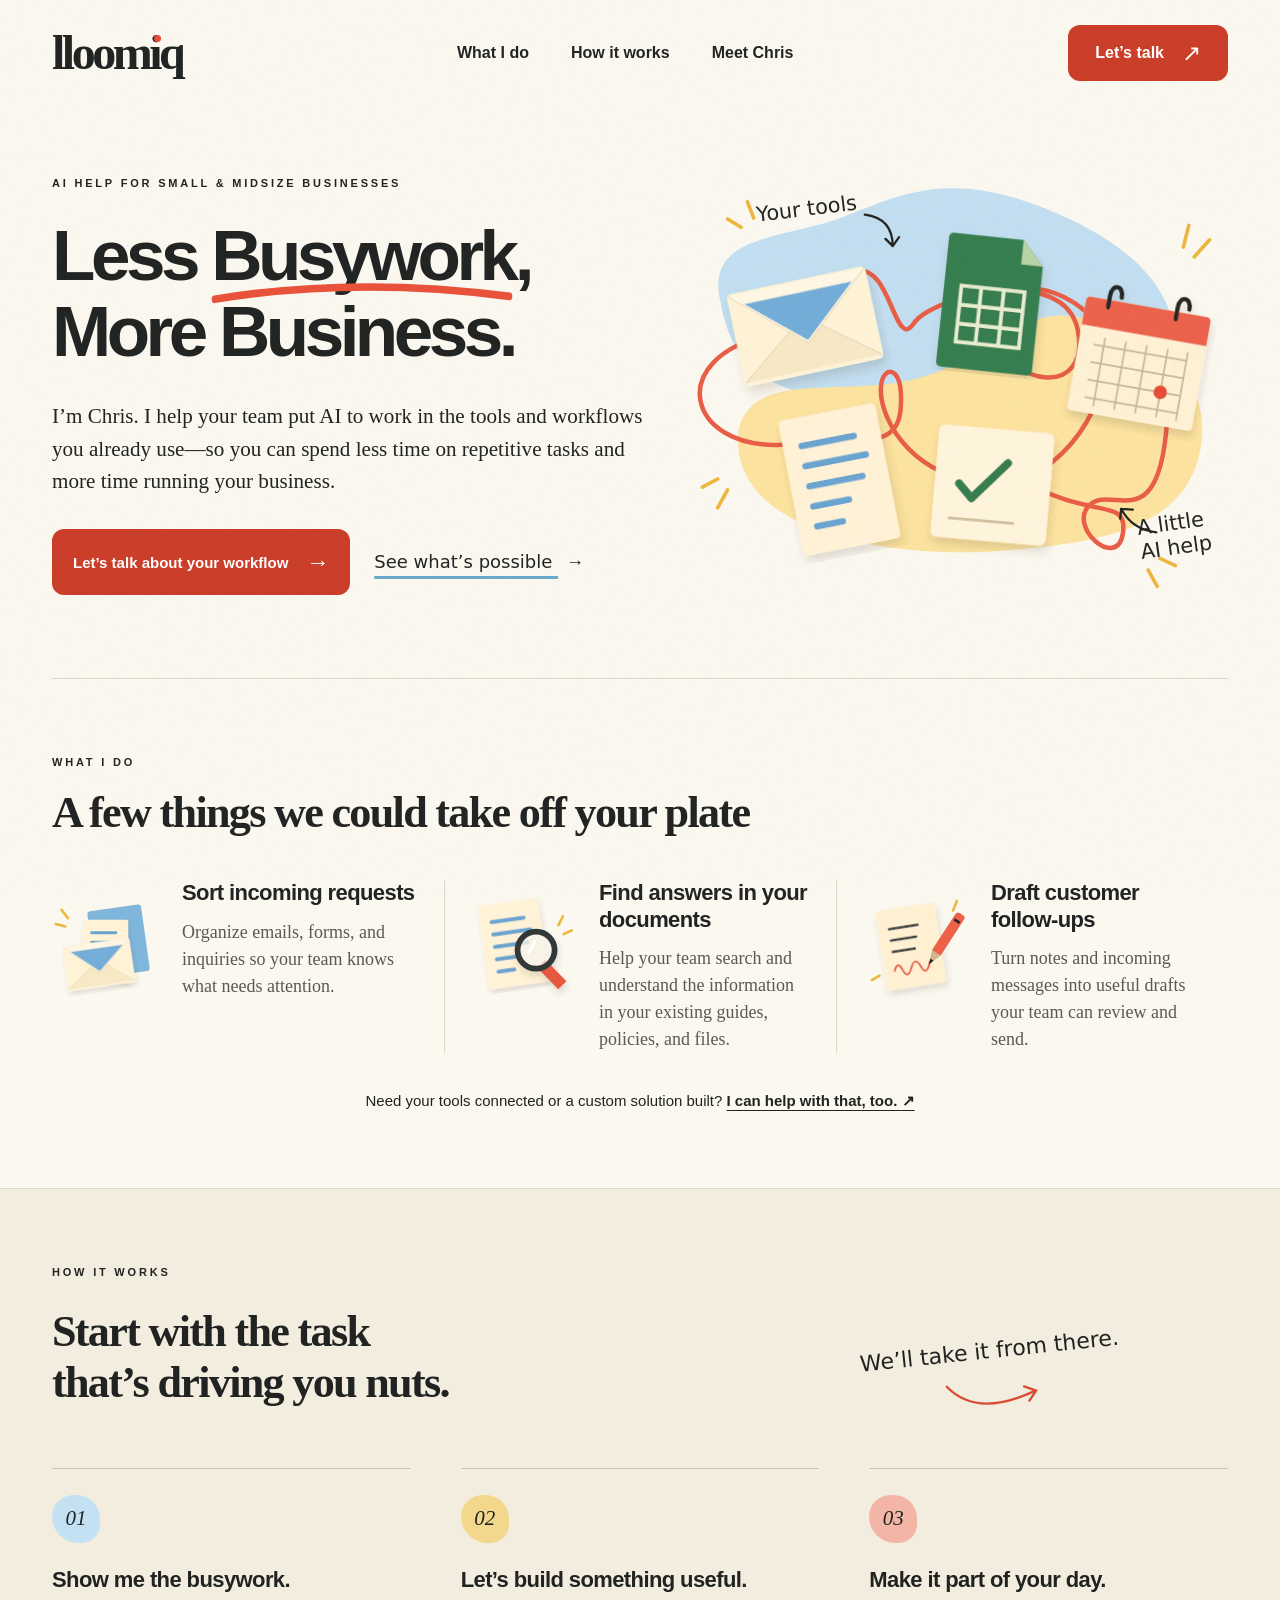
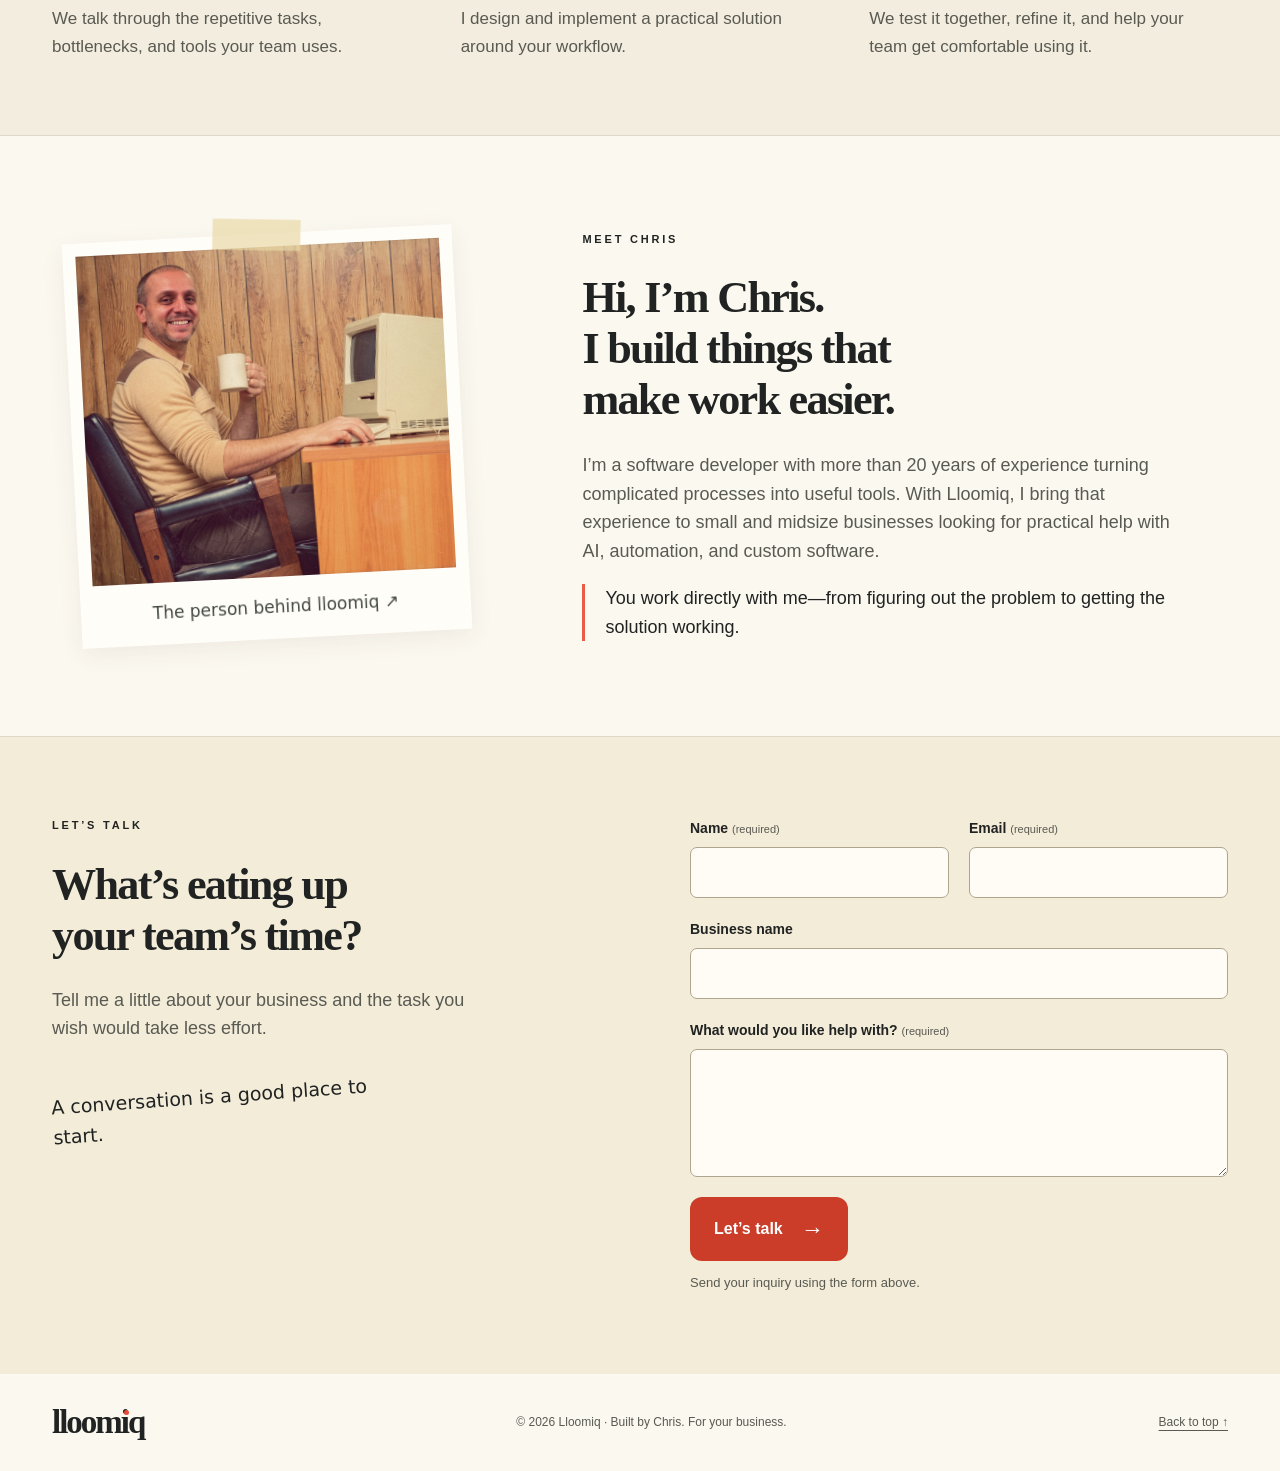
<file: public/index.html>
<!doctype html>
<html lang="en">
<head>
<meta charset="utf-8"><meta name="viewport" content="width=device-width, initial-scale=1">
<meta name="description" content="I’m Chris. I help small and midsize businesses put AI to work in everyday workflows, with practical automation and custom software.">
<meta name="theme-color" content="#fbf8f0"><meta property="og:title" content="Lloomiq — Less Busywork, More Business."><meta property="og:description" content="Practical AI implementation, automation, and custom software. Work directly with Chris."><meta property="og:type" content="website">
<title>Lloomiq — Less Busywork, More Business.</title><link rel="icon" href="favicon.svg" type="image/svg+xml"><link rel="stylesheet" href="assets/css/styles.css">
</head>
<body id="top">
<a class="skip-link" href="#main">Skip to content</a>
<svg class="svg-definitions" xmlns="http://www.w3.org/2000/svg" aria-hidden="true"><defs>
<filter id="paper-shadow" x="-30%" y="-30%" width="160%" height="170%"><feDropShadow dx="2" dy="7" stdDeviation="5" flood-color="#51402d" flood-opacity=".16"/></filter>
<filter id="paper-grain"><feTurbulence type="fractalNoise" baseFrequency=".65" numOctaves="3" stitchTiles="stitch"/><feColorMatrix type="saturate" values="0"/><feComponentTransfer><feFuncA type="linear" slope=".09"/></feComponentTransfer><feComposite in2="SourceAlpha" operator="in"/><feBlend in="SourceGraphic" mode="multiply"/></filter>
<symbol id="envelope" viewBox="0 0 160 120"><g filter="url(#paper-shadow)"><rect x="8" y="12" width="144" height="96" rx="5" fill="#fff3d7"/><path d="M9 104 80 49l71 55" fill="#f7e8c6" stroke="#e2d1ad"/><path d="m9 14 71 63 71-63" fill="#fff7e4"/><path d="m24 25 56 49 56-49Z" fill="#73add8"/><path d="m9 14 71 63 71-63" fill="none" stroke="#e2d1ad"/></g></symbol>
<symbol id="document" viewBox="0 0 130 165"><g filter="url(#paper-shadow)"><rect x="12" y="8" width="106" height="148" rx="5" fill="#fff2d7"/><g stroke="#6aa4d0" stroke-width="7" stroke-linecap="round"><path d="M32 39h57M32 61h66M32 83h58M32 105h39M32 127h28"/></g></g></symbol>
<symbol id="spreadsheet" viewBox="0 0 130 160"><g filter="url(#paper-shadow)"><path d="M15 8h77l24 27v116a5 5 0 0 1-5 5H15a5 5 0 0 1-5-5V13a5 5 0 0 1 5-5" fill="#367d50"/><path d="M92 8v27h24" fill="#b9d3a6"/><g stroke="#e8eed0" stroke-width="4" fill="none"><path d="M29 65h70v62H29zM29 86h70M29 107h70M51 65v62M76 65v62"/></g></g></symbol>
<symbol id="calendar" viewBox="0 0 165 165"><g filter="url(#paper-shadow)"><rect x="8" y="22" width="149" height="136" rx="5" fill="#fff1d5"/><path d="M13 22h139a5 5 0 0 1 5 5v29H8V27a5 5 0 0 1 5-5" fill="#ec624c"/><g fill="none" stroke="#222522" stroke-width="5" stroke-linecap="round"><path d="M35 31V17c0-15 14-15 14 0M116 31V17c0-15 14-15 14 0"/></g><g stroke="#c5b69b" stroke-width="2"><path d="M26 77h111M26 98h111M26 119h111M26 140h111M38 67v82M63 67v82M88 67v82M113 67v82M137 67v82"/></g><circle cx="113" cy="119" r="8" fill="#e64c36"/></g></symbol>
</defs></svg>
<header class="site-header wrap">
<a class="wordmark" href="#top" aria-label="Lloomiq home">lloom<span class="logo-i">i</span>q</a>
<nav aria-label="Main navigation"><a href="#what-i-do">What I do</a><a href="#how-it-works">How it works</a><a href="#meet-chris">Meet Chris</a></nav>
<a class="button nav-cta" href="#contact">Let’s talk <span aria-hidden="true">↗</span></a>
</header>
<main id="main">
<section class="hero wrap" aria-labelledby="hero-title">
<div class="hero-copy"><p class="eyebrow">AI help for small &amp; midsize businesses</p>
<h1 id="hero-title">Less <span class="underlined">Busywork<svg viewBox="0 0 420 25" preserveAspectRatio="none" aria-hidden="true"><path d="M5 18Q200-6 413 15"/></svg></span>,<br>More Business.</h1>
<p class="hero-intro">I’m Chris. I help your team put AI to work in the tools and workflows you already use—so you can spend less time on repetitive tasks and more time running your business.</p>
<div class="hero-actions"><a class="button" href="#contact">Let’s talk about your workflow <span aria-hidden="true">→</span></a><a class="hand-link" href="#what-i-do">See what’s possible <span aria-hidden="true">→</span></a></div></div>
<div class="hero-art"><svg viewBox="0 0 620 490" role="img" aria-labelledby="workflow-title"><title id="workflow-title">Email, spreadsheets, documents, and a calendar connected by a looping coral line.</title>
<path d="M58 152C40 76 132 84 196 58S316 7 422 51 574 151 561 235 433 306 313 278 80 282 58 152" fill="#c4e1f3" filter="url(#paper-grain)"/>
<path d="M78 295c17-72 125-32 210-61s104-81 178-62 144 66 122 153-134 97-227 104S66 417 78 295" fill="#ffe5a0" filter="url(#paper-grain)"/>
<path d="M113 189C-5 215 21 316 126 311s135 5 132-57c-2-43-37-24-15 27s85 85 149 67 118-124 82-172-124-57-111 8 106 75 91 0-161-38-182-7-25-68-64-58M390 348c78 49 120 19 114 61s-62-7-37-31 77 39 86-94" fill="none" stroke="#e95d46" stroke-width="5" stroke-linecap="round"/>
<use href="#envelope" x="65" y="112" width="174" height="136" transform="rotate(-12 152 180)"/>
<use href="#spreadsheet" x="293" y="73" width="133" height="161" transform="rotate(6 360 154)"/>
<use href="#calendar" x="446" y="131" width="155" height="167" transform="rotate(10 525 212)"/>
<use href="#document" x="119" y="265" width="142" height="170" transform="rotate(-11 190 350)"/>
<g transform="rotate(5 358 350)" filter="url(#paper-shadow)"><rect x="296" y="293" width="128" height="125" rx="7" fill="#fff4dc"/><path d="m323 357 15 15 37-42" fill="none" stroke="#367d50" stroke-width="9" stroke-linecap="round" stroke-linejoin="round"/><path d="M315 396h71" stroke="#cfbfa1" stroke-width="3" stroke-linecap="round"/></g>
<g fill="none" stroke="#edb73d" stroke-width="4" stroke-linecap="round"><path d="m81 70-15-9m29-1-7-18M571 92l6-24m6 35 17-19M55 349l-17 9m28 3-11 20M532 450l10 18m3-31 17 8"/></g>
<g fill="none" stroke="#232522" stroke-width="2.5" stroke-linecap="round" stroke-linejoin="round"><path d="M218 56q31 4 31 35m-8-8 8 8 7-10M541 408q-27-3-39-26m-1 11 1-11 13 1"/></g>
<text x="99" y="64" class="art-label" transform="rotate(-7 99 64)">Your tools</text><text x="521" y="411" class="art-label" transform="rotate(-8 521 411)"><tspan x="521">A little</tspan><tspan x="521" dy="27">AI help</tspan></text>
</svg></div></section>
<section class="services wrap section" id="what-i-do" aria-labelledby="services-title"><p class="eyebrow">What I do</p><h2 id="services-title">A few things we could take off your plate</h2>
<div class="service-grid">
<article class="service"><svg viewBox="0 0 180 160" aria-hidden="true"><rect x="61" y="22" width="85" height="105" rx="5" fill="#80b6db" transform="rotate(-8 100 70)"/><use href="#document" x="40" y="35" width="88" height="110"/><use href="#envelope" x="8" y="67" width="128" height="88" transform="rotate(-8 70 100)"/><path d="m25 38-10-13m6 26-15-4" stroke="#edb73d" stroke-width="4" stroke-linecap="round"/></svg><div><h3>Sort incoming requests</h3><p>Organize emails, forms, and inquiries so your team knows what needs attention.</p></div></article>
<article class="service"><svg viewBox="0 0 180 160" aria-hidden="true"><use href="#document" x="12" y="5" width="116" height="147" transform="rotate(-8 70 80)"/><g filter="url(#paper-shadow)"><path d="m113 109 33 34" stroke="#e75940" stroke-width="18"/><circle cx="105" cy="88" r="29" fill="#fbf8f0" fill-opacity=".75" stroke="#303939" stroke-width="9"/><path d="m94 91 9-16" stroke="#fff" stroke-width="5" stroke-linecap="round"/></g><path d="m140 49 7-14m1 28 13-6" stroke="#edb73d" stroke-width="4" stroke-linecap="round"/></svg><div><h3>Find answers in your documents</h3><p>Help your team search and understand the information in your existing guides, policies, and files.</p></div></article>
<article class="service"><svg viewBox="0 0 180 160" aria-hidden="true"><g transform="rotate(-9 75 85)" filter="url(#paper-shadow)"><rect x="32" y="20" width="93" height="126" rx="5" fill="#fff0d1"/><path d="M49 51h45M49 69h40M49 87h35" stroke="#3c4141" stroke-width="4" stroke-linecap="round"/><path d="M47 118q7-18 13-1t14-1 15 0 15-5" fill="none" stroke="#e95d46" stroke-width="3"/></g><g transform="rotate(33 130 70)"><rect x="124" y="23" width="16" height="75" rx="5" fill="#ed6149"/><path d="m124 95 8 22 8-22" fill="#d2b58c"/><path d="m129 108 3 9 3-9" fill="#232522"/><path d="M127 36h10" stroke="#232522" stroke-width="4"/></g><path d="m29 128-12 7m127-109 6-15" stroke="#edb73d" stroke-width="4" stroke-linecap="round"/></svg><div><h3>Draft customer follow-ups</h3><p>Turn notes and incoming messages into useful drafts your team can review and send.</p></div></article>
</div><p class="service-note">Need your tools connected or a custom solution built? <a href="#contact">I can help with that, too. <span aria-hidden="true">↗</span></a></p></section>
<section class="process-section" id="how-it-works" aria-labelledby="process-title"><div class="wrap section"><p class="eyebrow">How it works</p><div class="process-heading"><h2 id="process-title">Start with the task<br>that’s driving you nuts.</h2><span class="handwritten">We’ll take it from there.<svg viewBox="0 0 130 45" aria-hidden="true"><path d="M5 5q35 45 114 17m-14-7 15 7-10 12"/></svg></span></div>
<ol class="steps"><li><span class="step-number" aria-hidden="true">01</span><h3>Show me the busywork.</h3><p>We talk through the repetitive tasks, bottlenecks, and tools your team uses.</p></li><li><span class="step-number" aria-hidden="true">02</span><h3>Let’s build something useful.</h3><p>I design and implement a practical solution around your workflow.</p></li><li><span class="step-number" aria-hidden="true">03</span><h3>Make it part of your day.</h3><p>We test it together, refine it, and help your team get comfortable using it.</p></li></ol></div></section>
<section class="about wrap section" id="meet-chris" aria-labelledby="about-title"><div class="portrait-frame"><img class="portrait-photo" src="assets/images/chris.jpg" alt="Chris smiling with a coffee mug beside a vintage computer" width="2508" height="2508" loading="lazy" decoding="async"><span class="portrait-caption">The person behind lloomiq ↗</span></div>
<div class="about-copy"><p class="eyebrow">Meet Chris</p><h2 id="about-title">Hi, I’m Chris.<br>I build things that<br>make work easier.</h2><p>I’m a software developer with more than 20 years of experience turning complicated processes into useful tools. With Lloomiq, I bring that experience to small and midsize businesses looking for practical help with AI, automation, and custom software.</p><p class="direct-note">You work directly with me—from figuring out the problem to getting the solution working.</p></div></section>
<section class="contact-section" id="contact" aria-labelledby="contact-title"><div class="wrap section contact-grid"><div><p class="eyebrow">Let’s talk</p><h2 id="contact-title">What’s eating up<br>your team’s time?</h2><p class="contact-intro">Tell me a little about your business and the task you wish would take less effort.</p><p class="handwritten contact-note">A conversation is a good place to start.</p></div>
<form id="contact-form" method="post" aria-describedby="form-note"><div class="form-row"><div class="field"><label for="name">Name <span>(required)</span></label><input id="name" name="name" autocomplete="name" required maxlength="120"></div><div class="field"><label for="email">Email <span>(required)</span></label><input type="email" id="email" name="email" autocomplete="email" required maxlength="254"></div></div><div class="field"><label for="business">Business name</label><input id="business" name="business" autocomplete="organization" maxlength="160"></div><div class="field"><label for="message">What would you like help with? <span>(required)</span></label><textarea id="message" name="message" rows="4" required maxlength="4000"></textarea></div><button class="button" type="submit">Let’s talk <span aria-hidden="true">→</span></button><p id="form-note" class="form-note">Send your inquiry using the form above.</p><p id="form-status" role="status" aria-live="polite"></p><noscript><p>Please enable JavaScript to submit this form.</p></noscript></form>
</div></section>
</main>
<footer class="wrap"><a class="wordmark" href="#top" aria-label="Lloomiq home">lloom<span class="logo-i">i</span>q</a><p>© <span id="year">2026</span> Lloomiq · Built by Chris. For your business.</p><a href="#top">Back to top ↑</a></footer>
<script src="assets/js/script.js"></script>
</body></html>
</file>
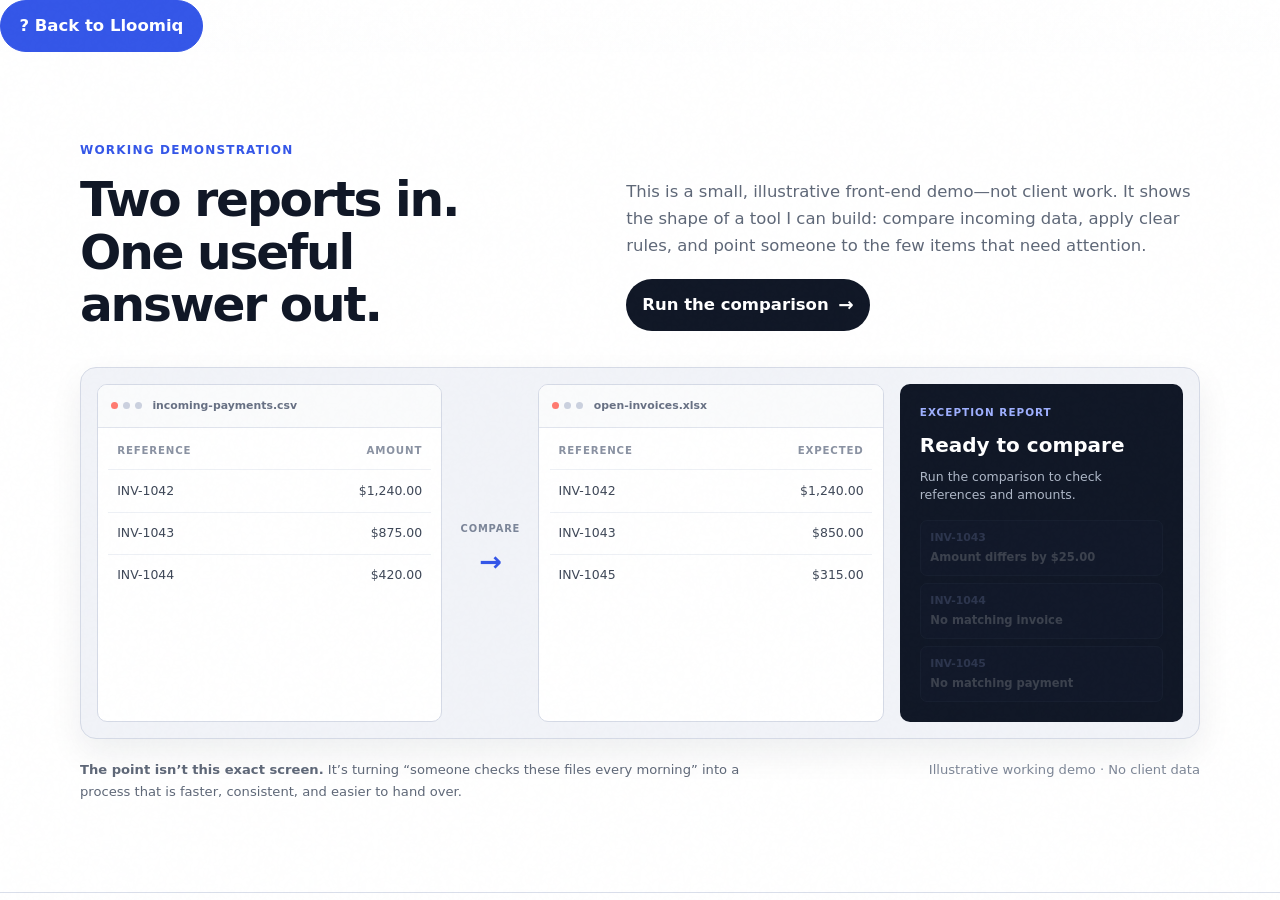
<file: public/workflow-demo.html>
<!doctype html><html lang="en"><head><meta charset="utf-8"><meta name="viewport" content="width=device-width,initial-scale=1"><title>Lloomiq | Workflow demonstration</title><style>
    :root { --paper:#f6f7fb; --paper-light:#ffffff; --ink:#111827; --muted:#5f6878; --line:#d9deea; --teal:#3557e8; --teal-dark:#2743bd; --orange:#ff6b5f; --yellow:#dfe5ff; --white:#ffffff; --max:1120px; --radius:16px; --shadow:0 18px 48px rgba(17,24,39,.10); }
    .sr-only{position:absolute;width:1px;height:1px;padding:0;margin:-1px;overflow:hidden;clip:rect(0,0,0,0);white-space:nowrap;border:0}.brand img{mix-blend-mode:multiply}
    *,*::before,*::after{box-sizing:border-box} html{scroll-behavior:smooth;scroll-padding-top:96px} body{margin:0;background:var(--paper);color:var(--ink);font-family:"Segoe UI",Inter,system-ui,-apple-system,BlinkMacSystemFont,sans-serif;font-size:17px;line-height:1.6;text-rendering:optimizeLegibility} body::before{content:"";position:fixed;inset:0;pointer-events:none;z-index:10;opacity:.25;background-image:url("data:image/svg+xml,%3Csvg viewBox='0 0 180 180' xmlns='http://www.w3.org/2000/svg'%3E%3Cfilter id='n'%3E%3CfeTurbulence type='fractalNoise' baseFrequency='.8' numOctaves='2' stitchTiles='stitch'/%3E%3C/filter%3E%3Crect width='100%25' height='100%25' filter='url(%23n)' opacity='.045'/%3E%3C/svg%3E")} a{color:inherit} img{display:block;max-width:100%} button,input,textarea,select{font:inherit}:focus-visible{outline:3px solid var(--orange);outline-offset:4px}::selection{background:var(--yellow);color:var(--ink)}
    .skip-link{position:fixed;left:1rem;top:1rem;z-index:1000;padding:.7rem 1rem;background:var(--ink);color:var(--white);transform:translateY(-150%)}.skip-link:focus{transform:none}.wrap{width:min(calc(100% - 40px),var(--max));margin-inline:auto}.site-header{position:sticky;top:0;z-index:100;border-bottom:1px solid rgba(31,41,40,.13);background:rgba(244,240,232,.92);backdrop-filter:blur(14px)}.nav{min-height:78px;display:flex;align-items:center;justify-content:space-between;gap:2rem}.brand{display:inline-flex;align-items:center;text-decoration:none}.brand img{width:132px;height:auto}.nav-links{display:flex;align-items:center;gap:clamp(1rem,2.4vw,2rem)}.nav-links a{color:var(--muted);font-size:.9rem;font-weight:700;text-decoration:none}.nav-links a:hover{color:var(--ink)}.nav-links .nav-cta{color:var(--white);background:var(--teal);border-radius:999px;padding:.65rem 1.05rem}.nav-links .nav-cta:hover{color:var(--white);background:var(--teal-dark)}.menu-button{display:none;border:0;background:transparent;color:var(--ink);padding:.5rem}
    .hero{padding:clamp(4.5rem,9vw,8.5rem) 0 clamp(4rem,8vw,7rem);overflow:hidden}.hero-grid{display:grid;grid-template-columns:minmax(0,1.3fr) minmax(290px,.7fr);align-items:center;gap:clamp(3rem,7vw,7rem)}.eyebrow{display:flex;align-items:center;gap:.7rem;margin:0 0 1.35rem;color:var(--teal);font-size:.78rem;font-weight:800;letter-spacing:.14em;text-transform:uppercase}.eyebrow::before{content:"";width:30px;height:3px;background:var(--orange)}h1,h2,h3{margin:0;line-height:1.08;letter-spacing:-.035em}h1{max-width:830px;font-family:Georgia,"Times New Roman",serif;font-size:clamp(3.2rem,7.1vw,6.65rem);font-weight:500}h1 em{color:var(--teal);font-weight:inherit;text-decoration:underline;text-decoration-color:var(--orange);text-decoration-thickness:.08em;text-underline-offset:.12em}.hero-copy{max-width:690px;margin:1.8rem 0 2rem;color:var(--muted);font-size:clamp(1.12rem,2vw,1.35rem)}.actions{display:flex;flex-wrap:wrap;align-items:center;gap:.8rem 1.2rem}.button{display:inline-flex;min-height:50px;align-items:center;justify-content:center;gap:.55rem;border:1px solid var(--teal);border-radius:999px;padding:.76rem 1.25rem;background:var(--teal);color:var(--white);font-weight:800;text-decoration:none;transition:transform .2s ease,background .2s ease}.button:hover{transform:translateY(-2px);background:var(--teal-dark)}.button.secondary{background:transparent;color:var(--ink);border-color:var(--line)}.button.secondary:hover{background:var(--white)}.arrow{font-size:1.15em;transition:transform .2s ease}.button:hover .arrow,.text-link:hover .arrow{transform:translateX(4px)}
    .hero-note{position:relative}.workbench{position:relative;min-height:410px;border:1px solid var(--ink);border-radius:160px 160px var(--radius) var(--radius);background:var(--yellow);box-shadow:var(--shadow);overflow:hidden}.workbench::before,.workbench::after{content:"";position:absolute;border:1px solid var(--ink);background:var(--paper-light)}.workbench::before{width:220px;height:155px;left:50%;top:42%;transform:translate(-50%,-50%) rotate(-3deg);border-radius:8px;box-shadow:8px 8px 0 var(--orange)}.workbench::after{width:150px;height:12px;left:50%;top:calc(42% + 91px);transform:translateX(-50%);border-radius:50%;background:var(--ink)}.code-lines{position:absolute;z-index:2;left:50%;top:42%;width:150px;transform:translate(-50%,-50%) rotate(-3deg)}.code-lines i{display:block;height:7px;margin:9px 0;border-radius:5px;background:var(--teal)}.code-lines i:nth-child(2){width:70%;background:var(--orange)}.code-lines i:nth-child(3){width:86%}.code-lines i:nth-child(4){width:52%;background:var(--ink)}.orbit{position:absolute;z-index:3;display:grid;place-items:center;width:58px;height:58px;border:1px solid var(--ink);border-radius:50%;color:var(--white);background:var(--teal);font-size:1.5rem;font-weight:900}.orbit.one{left:7%;top:48%;transform:rotate(-9deg)}.orbit.two{right:7%;top:22%;color:var(--ink);background:var(--paper-light);transform:rotate(8deg)}.orbit.three{right:10%;bottom:7%;background:var(--orange);transform:rotate(-6deg)}.sticky-note{position:absolute;z-index:4;left:-25px;bottom:24px;width:170px;padding:1rem 1.1rem;border:1px solid var(--ink);background:var(--paper-light);box-shadow:6px 6px 0 var(--teal);transform:rotate(-4deg);font-family:Georgia,serif;font-size:1rem;line-height:1.25}
    .trust-strip{border-block:1px solid var(--line);background:var(--paper-light)}.trust-items{display:grid;grid-template-columns:repeat(4,1fr)}.trust-item{padding:1.35rem 1.5rem;border-left:1px solid var(--line);color:var(--muted);font-size:.9rem}.trust-item:first-child{border-left:0;padding-left:0}.trust-item strong{display:block;color:var(--ink);font-size:1rem}section{padding:clamp(5rem,9vw,8rem) 0}.section-head{display:grid;grid-template-columns:.65fr 1.35fr;gap:2rem;align-items:end;margin-bottom:clamp(2.5rem,5vw,4.5rem)}.section-kicker{margin:0;color:var(--teal);font-size:.77rem;font-weight:900;letter-spacing:.14em;text-transform:uppercase}h2{max-width:820px;font-family:Georgia,"Times New Roman",serif;font-size:clamp(2.4rem,5vw,4.7rem);font-weight:500}.section-intro{max-width:720px;margin:1.2rem 0 0;color:var(--muted);font-size:1.1rem}
    .problems{background:var(--ink);color:var(--white)}.problems .section-kicker{color:var(--yellow)}.problems .section-intro{color:#c9d0cc}.problem-grid{display:grid;grid-template-columns:repeat(2,1fr);border-top:1px solid #52605c}.problem{display:grid;grid-template-columns:54px 1fr;gap:1rem;padding:2rem 2.2rem 2rem 0;border-bottom:1px solid #52605c}.problem:nth-child(even){padding-left:2.2rem;border-left:1px solid #52605c}.problem-number{color:var(--yellow);font-family:Georgia,serif;font-size:1rem}.problem h3{margin-bottom:.65rem;font-size:1.3rem;letter-spacing:-.01em}.problem p{margin:0;color:#bdc7c2}.problems-note{display:flex;align-items:center;gap:1rem;margin:2.2rem 0 0;color:#d9dfdc}.problems-note::before{content:"";flex:0 0 38px;height:2px;background:var(--orange)}
    .services-grid{display:grid;grid-template-columns:1.25fr .75fr;gap:1.25rem}.service{position:relative;min-height:460px;padding:clamp(2rem,5vw,3.5rem);border:1px solid var(--ink);border-radius:var(--radius);overflow:hidden}.service.primary{background:var(--teal);color:var(--white)}.service.secondary{background:var(--yellow)}.service-label{display:inline-block;margin-bottom:4rem;padding:.4rem .7rem;border:1px solid currentColor;border-radius:999px;font-size:.72rem;font-weight:900;letter-spacing:.1em;text-transform:uppercase}.service h3{max-width:650px;font-family:Georgia,serif;font-size:clamp(2rem,4vw,3.55rem);font-weight:500}.service p{max-width:610px;margin:1.2rem 0 0;font-size:1.05rem}.service.primary p{color:#d9edeb}.service-list{display:grid;gap:.45rem;margin:2rem 0 0;padding:0;list-style:none}.service-list li{display:flex;gap:.7rem}.service-list li::before{content:"↳";font-weight:900}.service.primary::after{content:"{ }";position:absolute;right:2rem;top:1.5rem;color:rgba(255,255,255,.12);font-family:Georgia,serif;font-size:8rem}
    .experience{background:var(--paper-light)}.experience-grid{display:grid;grid-template-columns:repeat(3,1fr);gap:1rem}.experience-card{display:flex;min-height:350px;flex-direction:column;padding:1.7rem;border:1px solid var(--line);background:var(--white)}.experience-card:nth-child(2){transform:translateY(24px)}.experience-card:nth-child(3){transform:translateY(48px)}.status{align-self:flex-start;margin-bottom:auto;padding:.35rem .6rem;border-radius:999px;background:#dcecea;color:var(--teal-dark);font-size:.68rem;font-weight:900;letter-spacing:.08em;text-transform:uppercase}.experience-card h3{margin:3rem 0 .8rem;font-family:Georgia,serif;font-size:1.75rem;font-weight:500}.experience-card p{margin:0;color:var(--muted);font-size:.98rem}.experience-disclaimer{max-width:850px;margin:5.2rem 0 0;padding-top:1.2rem;border-top:1px solid var(--line);color:var(--muted);font-size:.9rem}
    .process-grid{display:grid;grid-template-columns:repeat(4,1fr)}.process-step{padding:1.7rem 1.7rem 0 0;border-top:2px solid var(--line)}.process-step+.process-step{padding-left:1.7rem}.process-step::before{content:attr(data-step);display:grid;width:38px;height:38px;margin-top:-2.95rem;margin-bottom:1.7rem;place-items:center;border-radius:50%;background:var(--orange);color:var(--white);font-weight:900}.process-step h3{margin-bottom:.65rem;font-size:1.18rem;letter-spacing:0}.process-step p{margin:0;color:var(--muted);font-size:.95rem}.arrangements{display:flex;gap:.65rem;flex-wrap:wrap;margin-top:3rem}.arrangements span{padding:.55rem .85rem;border:1px solid var(--line);border-radius:999px;background:var(--paper-light);font-size:.87rem;font-weight:700}
    .about{background:var(--yellow)}.about-grid{display:grid;grid-template-columns:.8fr 1.2fr;gap:clamp(3rem,8vw,8rem);align-items:center}.portrait-placeholder{position:relative;min-height:480px;border:1px solid var(--ink);border-radius:var(--radius);background:var(--teal);overflow:hidden}.portrait-placeholder::before{content:"CT";position:absolute;left:50%;top:50%;transform:translate(-50%,-50%);color:var(--yellow);font-family:Georgia,serif;font-size:clamp(8rem,17vw,14rem);line-height:1}.portrait-placeholder::after{content:"Developer • maker • explainer";position:absolute;right:1rem;bottom:1rem;padding:.55rem .8rem;border:1px solid var(--ink);background:var(--paper-light);color:var(--ink);font-size:.78rem;font-weight:800;transform:rotate(-2deg)}.about h2{margin-bottom:1.5rem}.about-copy{font-size:1.1rem}.about-copy p{margin:0 0 1rem}.about-facts{display:grid;grid-template-columns:repeat(3,1fr);gap:1rem;margin-top:2rem;padding-top:1.5rem;border-top:1px solid rgba(31,41,40,.35)}.about-facts strong{display:block;font-family:Georgia,serif;font-size:1.65rem;font-weight:500}.about-facts span{display:block;color:#46504e;font-size:.82rem}
    .content-offer .content-box{display:grid;grid-template-columns:1fr 1fr;border:1px solid var(--ink);border-radius:var(--radius);overflow:hidden}.content-copy{padding:clamp(2rem,5vw,4rem);background:var(--paper-light)}.content-copy h2{font-size:clamp(2.25rem,4vw,3.8rem)}.content-copy p{color:var(--muted)}.content-visual{position:relative;display:grid;place-items:center;min-height:400px;background:var(--orange);overflow:hidden}.play{display:grid;z-index:2;width:130px;height:95px;place-items:center;border:2px solid var(--ink);border-radius:20px;background:var(--yellow);box-shadow:10px 10px 0 var(--teal);font-size:2.5rem;transform:rotate(-3deg)}.content-visual::before,.content-visual::after{content:"";position:absolute;width:220px;height:220px;border:2px solid rgba(31,41,40,.32);border-radius:50%}.content-visual::before{left:-50px;top:-50px}.content-visual::after{right:-70px;bottom:-80px}
    .contact{padding-bottom:3rem}.contact-box{position:relative;padding:clamp(2.5rem,7vw,6rem);border-radius:var(--radius);background:var(--ink);color:var(--white);overflow:hidden}.contact-box::after{content:"→";position:absolute;right:4%;bottom:-18%;color:rgba(243,201,80,.1);font-family:Georgia,serif;font-size:20rem;line-height:1}.contact-box .section-kicker{color:var(--yellow)}.contact-box h2{position:relative;z-index:1;max-width:850px}.contact-box p{position:relative;z-index:1;max-width:680px;margin:1.3rem 0 2rem;color:#c9d0cc;font-size:1.08rem}.contact-box .button{position:relative;z-index:1;border-color:var(--yellow);background:var(--yellow);color:var(--ink)}.contact-box .button:hover{background:#ffdc73}.email-note{position:relative;z-index:1;margin-left:1rem;color:#aeb9b4;font-size:.86rem}footer{padding:2rem 0}.footer-grid{display:flex;justify-content:space-between;align-items:center;gap:1.5rem;color:var(--muted);font-size:.85rem}.footer-grid a{text-underline-offset:3px}
    @media(prefers-reduced-motion:no-preference){@keyframes rise{from{transform:translateY(18px)}to{transform:translateY(0)}}.hero-main>*{animation:rise .65s both}.hero-main>*:nth-child(2){animation-delay:.08s}.hero-main>*:nth-child(3){animation-delay:.16s}.hero-main>*:nth-child(4){animation-delay:.24s}.hero-note{animation:rise .75s .18s both}}@media(prefers-reduced-motion:reduce){html{scroll-behavior:auto}*,*::before,*::after{animation:none!important;transition:none!important}}
    @media(max-width:860px){.menu-button{display:block}.nav-links{display:none;position:absolute;left:0;right:0;top:78px;padding:1.2rem 20px 1.5rem;flex-direction:column;align-items:stretch;background:var(--paper-light);border-bottom:1px solid var(--line)}.nav-links.open{display:flex}.nav-links a{padding:.35rem 0}.nav-links .nav-cta{text-align:center}.hero-grid,.about-grid,.content-offer .content-box{grid-template-columns:1fr}.hero-note{width:min(100%,480px);margin-inline:auto}.workbench{min-height:370px}.trust-items{grid-template-columns:repeat(2,1fr)}.trust-item:nth-child(3){border-left:0}.trust-item:nth-child(n+3){border-top:1px solid var(--line)}.section-head{grid-template-columns:1fr;gap:.8rem}.services-grid{grid-template-columns:1fr}.service{min-height:auto}.service-label{margin-bottom:2.5rem}.experience-grid{grid-template-columns:1fr}.experience-card{min-height:280px}.experience-card:nth-child(n){transform:none}.experience-disclaimer{margin-top:2rem}.process-grid{grid-template-columns:repeat(2,1fr);row-gap:4rem}.about-grid{max-width:700px}.portrait-placeholder{min-height:380px}.content-visual{min-height:300px}}
    @media(max-width:580px){body{font-size:16px}.wrap{width:min(calc(100% - 28px),var(--max))}.brand img{width:112px}.hero{padding-top:3.7rem}h1{font-size:clamp(2.85rem,15vw,4.2rem)}.workbench{min-height:330px;border-radius:120px 120px var(--radius) var(--radius)}.sticky-note{left:-4px}.trust-items{grid-template-columns:1fr}.trust-item:nth-child(n){padding:1rem 0;border-left:0;border-top:1px solid var(--line)}.trust-item:first-child{border-top:0}.problem-grid{grid-template-columns:1fr}.problem:nth-child(n){padding:1.5rem 0;border-left:0}.problem{grid-template-columns:38px 1fr}.process-grid{grid-template-columns:1fr;row-gap:3.8rem}.process-step:nth-child(n){padding-left:0}.about-facts{grid-template-columns:1fr}.actions{align-items:stretch;flex-direction:column}.actions .button{width:100%}.email-note{margin:.2rem 0 0;text-align:center}.footer-grid{align-items:flex-start;flex-direction:column}}
    /* Polished + playful layer */
    body{background-color:var(--paper);background-image:radial-gradient(circle at 12% 4%,rgba(243,201,80,.16),transparent 24rem),radial-gradient(circle at 92% 24%,rgba(15,102,101,.09),transparent 28rem)}
    .site-header{box-shadow:0 8px 30px rgba(31,41,40,.04)}.scroll-progress{position:absolute;left:0;bottom:-1px;width:0;height:3px;background:linear-gradient(90deg,var(--orange),var(--yellow),var(--teal));transition:width .1s linear}.nav-links a:not(.nav-cta){position:relative}.nav-links a:not(.nav-cta)::after{content:"";position:absolute;left:0;right:100%;bottom:-.35rem;height:2px;background:var(--orange);transition:right .2s ease}.nav-links a:not(.nav-cta):hover::after{right:0}.nav-cta{box-shadow:0 5px 0 var(--ink)}
    .hero{position:relative}.hero::before{content:"";position:absolute;inset:0;z-index:-1;opacity:.2;background-image:radial-gradient(var(--teal) .8px,transparent .8px);background-size:22px 22px;mask-image:linear-gradient(90deg,transparent,black 42%,black 76%,transparent)}.hero-main{position:relative}.hero-main::after{content:"✦";position:absolute;right:2%;top:-2.5rem;color:var(--orange);font-size:2.2rem;transform:rotate(12deg)}.workbench{background:linear-gradient(145deg,#ffdc65,var(--yellow) 52%,#efa92b);box-shadow:12px 14px 0 rgba(15,102,101,.14),var(--shadow)}.workbench::before{box-shadow:9px 10px 0 var(--orange),0 22px 40px rgba(31,41,40,.14)}.orbit{box-shadow:3px 4px 0 var(--ink);transition:transform .25s ease}.hero-note:hover .orbit.one{transform:rotate(-18deg) translateY(-7px)}.hero-note:hover .orbit.two{transform:rotate(15deg) translateY(-7px)}.hero-note:hover .orbit.three{transform:rotate(-12deg) translateY(-7px)}.sticky-note{transition:transform .25s ease}.hero-note:hover .sticky-note{transform:rotate(-1deg) translateY(-5px)}
    .marquee{overflow:hidden;border-bottom:1px solid var(--ink);background:var(--orange);color:var(--white);transform:rotate(-.55deg);transform-origin:center}.marquee-track{display:flex;width:max-content;align-items:center;gap:1.6rem;padding:.7rem 0;font-size:.78rem;font-weight:900;letter-spacing:.12em;text-transform:uppercase;animation:marquee 26s linear infinite}.marquee-track b{color:var(--yellow);font-size:1.1rem}@keyframes marquee{to{transform:translateX(-50%)}}
    .problems{position:relative;background:linear-gradient(145deg,#1f2928,#142220 62%,#20322e)}.problems::before{content:"";position:absolute;right:5%;top:5%;width:190px;height:190px;border:1px solid rgba(243,201,80,.18);border-radius:50%;box-shadow:0 0 0 35px rgba(243,201,80,.035),0 0 0 70px rgba(243,201,80,.02)}.problem-grid{position:relative;z-index:1;gap:1rem;border:0}.problem,.problem:nth-child(even){position:relative;grid-template-columns:48px 1fr;padding:1.6rem;border:1px solid #42534f;border-radius:16px;background:rgba(255,255,255,.035);transition:transform .22s ease,border-color .22s ease,background .22s ease}.problem:hover{z-index:2;transform:translateY(-5px) rotate(-.4deg);border-color:var(--yellow);background:rgba(255,255,255,.075)}.problem:nth-child(even):hover{transform:translateY(-5px) rotate(.4deg)}.problem-number{display:grid;width:38px;height:38px;place-items:center;border-radius:50%;background:var(--yellow);color:var(--ink);font-family:inherit;font-size:.72rem;font-weight:900}.problem h3{font-size:1.4rem}
    .service{box-shadow:0 14px 0 rgba(31,41,40,.11);transition:transform .24s ease,box-shadow .24s ease}.service.primary{background:linear-gradient(145deg,#117573,var(--teal) 60%,#084d4d)}.service.secondary{background:linear-gradient(145deg,#ffda61,var(--yellow) 58%,#efae36)}.service:hover{transform:translateY(-7px);box-shadow:0 21px 0 rgba(31,41,40,.09)}.service-label{background:rgba(255,255,255,.12);backdrop-filter:blur(4px)}.service.secondary .service-label{background:rgba(255,253,248,.48)}
    .experience{position:relative;background-color:var(--paper-light);background-image:linear-gradient(rgba(15,102,101,.045) 1px,transparent 1px),linear-gradient(90deg,rgba(15,102,101,.045) 1px,transparent 1px);background-size:28px 28px}.experience-card{position:relative;min-height:390px;overflow:hidden;border:1px solid var(--ink);border-radius:18px;box-shadow:7px 8px 0 var(--ink);transition:transform .25s ease,box-shadow .25s ease}.experience-card::before{content:"";height:112px;margin:-1.7rem -1.7rem 1.5rem;border-bottom:1px solid var(--ink);background-color:var(--yellow);background-image:radial-gradient(circle at 30% 40%,var(--orange) 0 12px,transparent 13px),linear-gradient(135deg,transparent 45%,var(--teal) 46% 54%,transparent 55%)}.experience-card:nth-child(1){transform:rotate(-1.2deg)}.experience-card:nth-child(2){transform:translateY(24px) rotate(.7deg)}.experience-card:nth-child(3){transform:translateY(48px) rotate(-.5deg)}.experience-card:nth-child(2)::before{background-color:#dcecea;background-image:repeating-linear-gradient(90deg,var(--teal) 0 8px,transparent 8px 18px)}.experience-card:nth-child(3)::before{background-color:var(--orange);background-image:radial-gradient(circle,var(--yellow) 0 5px,transparent 6px);background-size:25px 25px}.experience-card:hover{transform:translateY(-7px) rotate(0);box-shadow:11px 13px 0 var(--teal)}.status{position:relative;margin-bottom:auto;border:1px solid rgba(15,102,101,.22)}
    .process-grid{gap:1rem}.process-step,.process-step+.process-step{position:relative;padding:4.3rem 1.5rem 1.5rem;border:1px solid var(--line);border-radius:16px;background:var(--paper-light);transition:transform .2s ease,box-shadow .2s ease}.process-step:hover{transform:translateY(-5px);box-shadow:0 13px 28px rgba(31,41,40,.09)}.process-step::before{position:absolute;left:1.4rem;top:1.25rem;width:40px;height:40px;margin:0;box-shadow:3px 3px 0 var(--ink)}.process-step:nth-child(2)::before{background:var(--yellow);color:var(--ink)}.process-step:nth-child(3)::before{background:var(--teal)}.process-step:nth-child(4)::before{background:var(--ink)}.arrangements span{box-shadow:2px 3px 0 var(--line);transition:transform .2s ease}.arrangements span:hover{transform:rotate(-2deg) translateY(-2px)}
    .about{position:relative;background:linear-gradient(135deg,#f3c950,#ffd86b 55%,#efad36);overflow:hidden}.about::after{content:"";position:absolute;right:-90px;top:-110px;width:330px;height:330px;border:2px solid rgba(31,41,40,.11);border-radius:50%;box-shadow:0 0 0 45px rgba(31,41,40,.035),0 0 0 90px rgba(31,41,40,.025)}.portrait-placeholder{z-index:1;background:linear-gradient(155deg,#117573,var(--teal) 55%,#073f3f);box-shadow:12px 14px 0 var(--orange)}.portrait-placeholder::before{text-shadow:5px 6px 0 rgba(31,41,40,.35)}.portrait-sticker{position:absolute;z-index:3;left:1rem;top:1rem;padding:.65rem .8rem;border:1px solid var(--ink);background:var(--orange);color:var(--white);font-size:.74rem;font-weight:900;line-height:1.15;text-transform:uppercase;transform:rotate(-5deg);box-shadow:4px 4px 0 var(--ink)}.about-copy{position:relative;z-index:1}
    .content-box{box-shadow:10px 12px 0 rgba(31,41,40,.12)}.content-visual{background:linear-gradient(145deg,#f07343,var(--orange))}.play{transition:transform .25s ease,box-shadow .25s ease}.content-box:hover .play{transform:rotate(2deg) scale(1.06);box-shadow:14px 14px 0 var(--teal)}.text-link{display:inline-flex;align-items:center;gap:.45rem;margin-top:.7rem;font-weight:900;text-decoration-color:var(--orange);text-decoration-thickness:2px;text-underline-offset:5px}.contact-box{background:radial-gradient(circle at 88% 12%,rgba(15,102,101,.8),transparent 25rem),var(--ink);box-shadow:0 20px 50px rgba(31,41,40,.16)}
    @media(max-width:860px){.experience-card:nth-child(n){transform:none}.problem,.problem:nth-child(even){padding:1.4rem}.hero-main::after{display:none}}
    @media(max-width:580px){.marquee-track{animation-duration:20s}.problem,.problem:nth-child(n){padding:1.3rem}.problem-grid{gap:.75rem}.experience-card{min-height:330px}.process-grid{gap:3.4rem}.process-step:nth-child(n){padding:4.3rem 1.4rem 1.4rem}.about::after{display:none}}
    /* Refined visual direction: cool neutrals, disciplined cobalt, tighter rhythm */
    body{background:var(--paper);background-image:linear-gradient(180deg,#fff 0,#f6f7fb 34rem,#f6f7fb 100%)}body::before{opacity:.1}
    .site-header{background:rgba(246,247,251,.94);box-shadow:none}.nav{min-height:70px}.brand img{width:120px}.nav-cta{box-shadow:none}.nav-links .nav-cta{padding:.58rem 1rem}.scroll-progress{height:2px;background:var(--teal)}
    .hero{padding:clamp(4.5rem,7vw,6.5rem) 0 clamp(4.5rem,7vw,6rem)}.hero::before{opacity:.1;background-image:radial-gradient(var(--teal) .7px,transparent .7px);background-size:26px 26px;mask-image:linear-gradient(90deg,transparent,black 55%,black 85%,transparent)}.hero-grid{grid-template-columns:minmax(0,1.4fr) minmax(280px,.6fr);gap:clamp(2.5rem,6vw,5rem)}.hero-main::after{color:var(--teal);font-size:1.5rem;top:-1rem}h1{max-width:760px;font-size:clamp(3.2rem,6.4vw,5.8rem);line-height:1.02}h1 em{color:var(--teal);text-decoration-color:var(--orange);text-decoration-thickness:.055em}.hero-copy{margin:1.5rem 0 1.75rem;font-size:clamp(1.08rem,1.7vw,1.25rem)}.button{min-height:47px;padding:.7rem 1.15rem;box-shadow:none}.button:hover{transform:translateY(-1px)}
    .workbench{min-height:365px;border-color:#bcc6e7;border-radius:130px 130px 14px 14px;background:linear-gradient(145deg,#f2f4ff,#dfe5ff);box-shadow:0 22px 50px rgba(53,87,232,.14)}.workbench::before{border-color:#8e9bc4;box-shadow:8px 9px 0 var(--teal),0 18px 35px rgba(17,24,39,.12)}.workbench::after{background:var(--ink)}.orbit{border-color:var(--ink);box-shadow:none}.orbit.one{background:var(--teal)}.orbit.two{background:#fff}.orbit.three{background:var(--orange)}.sticky-note{border-color:#9ba5c0;box-shadow:5px 6px 0 #b9c5f7;transform:rotate(-2deg)}
    .trust-strip{background:#fff}.trust-item{padding:1.15rem 1.35rem}.marquee{border:0;background:var(--ink);transform:none}.marquee-track{gap:1.5rem;padding:.55rem 0;font-size:.7rem;letter-spacing:.13em}.marquee-track b{color:#91a5ff;font-size:.9rem}
    section{padding:clamp(4.5rem,7vw,6.5rem) 0}.section-head{grid-template-columns:.5fr 1.5fr;margin-bottom:clamp(2.2rem,4vw,3.5rem)}h2{font-size:clamp(2.35rem,4.5vw,4.15rem)}.section-intro{font-size:1.04rem}
    .problems{background:var(--ink)}.problems::before{right:2%;top:3%;width:160px;height:160px;border-color:rgba(145,165,255,.2);box-shadow:0 0 0 35px rgba(145,165,255,.035),0 0 0 70px rgba(145,165,255,.02)}.problems .section-kicker{color:#aebdff}.problem-grid{gap:.8rem}.problem,.problem:nth-child(even){padding:1.45rem;border-color:#303a4d;border-radius:12px;background:#172033}.problem:hover,.problem:nth-child(even):hover{transform:translateY(-3px);border-color:#7188ed;background:#1c2740}.problem-number{width:34px;height:34px;background:#8fa4ff;color:#111827}.problem h3{font-size:1.22rem}.problem p{color:#bbc3d2;font-size:.95rem}
    .services-grid{gap:1rem}.service{min-height:410px;border-color:#c8cfdf;border-radius:14px;box-shadow:0 12px 32px rgba(17,24,39,.08)}.service.primary{background:linear-gradient(150deg,#3e60ed,#2947c7);border-color:#2947c7}.service.secondary{background:#fff}.service:hover{transform:translateY(-4px);box-shadow:0 18px 38px rgba(17,24,39,.11)}.service.secondary .service-label{background:#eff2ff;color:#304bbd}.service.primary::after{color:rgba(255,255,255,.09)}
    .experience{background-color:#f2f4fa;background-image:linear-gradient(rgba(53,87,232,.035) 1px,transparent 1px),linear-gradient(90deg,rgba(53,87,232,.035) 1px,transparent 1px);background-size:32px 32px}.experience-grid{gap:1.15rem}.experience-card,.experience-card:nth-child(1),.experience-card:nth-child(2),.experience-card:nth-child(3){min-height:350px;transform:none;border-color:#cbd2e1;border-radius:12px;box-shadow:0 10px 28px rgba(17,24,39,.07)}.experience-card:hover{transform:translateY(-4px);box-shadow:0 16px 34px rgba(53,87,232,.13)}.experience-card::before{height:96px;background-color:#e6eaff;background-image:radial-gradient(circle at 30% 40%,var(--orange) 0 9px,transparent 10px),linear-gradient(135deg,transparent 46%,var(--teal) 47% 53%,transparent 54%)}.experience-card:nth-child(2)::before{background-color:#edf0fb;background-image:repeating-linear-gradient(90deg,#7188ed 0 5px,transparent 5px 15px)}.experience-card:nth-child(3)::before{background-color:#dfe5ff;background-image:radial-gradient(circle,#7589e4 0 3px,transparent 4px);background-size:20px 20px}.status{background:#edf0ff;color:#304bbd;border-color:#d6ddff}
    .process-grid{gap:.8rem}.process-step,.process-step+.process-step{padding:4rem 1.35rem 1.35rem;border-radius:12px;background:#fff}.process-step:hover{transform:translateY(-3px);box-shadow:0 12px 26px rgba(17,24,39,.07)}.process-step::before{box-shadow:none;background:var(--teal)}.process-step:nth-child(2)::before{background:#8fa4ff}.process-step:nth-child(3)::before{background:#536fef}.process-step:nth-child(4)::before{background:var(--ink)}.arrangements{margin-top:2rem}.arrangements span{box-shadow:none;background:#fff}
    .about{background:#e8ecff}.about::after{border-color:rgba(53,87,232,.12);box-shadow:0 0 0 45px rgba(53,87,232,.035),0 0 0 90px rgba(53,87,232,.02)}.portrait-placeholder{min-height:440px;background:linear-gradient(155deg,#18233b,#111827);box-shadow:10px 12px 0 #9bacef}.portrait-placeholder::before{color:#aebdff;text-shadow:none}.portrait-sticker{background:var(--teal);box-shadow:3px 3px 0 var(--ink)}.about-facts{border-color:#bdc7ef}.about-facts span{color:#59627a}
    .content-offer .content-box{border-color:#c7cedd;border-radius:14px}.content-box{box-shadow:0 15px 40px rgba(17,24,39,.09)}.content-visual{background:linear-gradient(145deg,#dfe5ff,#bcc9ff)}.play{border-color:var(--ink);background:#fff;box-shadow:8px 8px 0 var(--teal);color:var(--teal)}.content-box:hover .play{box-shadow:11px 11px 0 var(--teal)}.content-visual::before,.content-visual::after{border-color:rgba(53,87,232,.22)}.text-link{text-decoration-color:var(--teal)}
    .contact-box{border:1px solid #28344b;border-radius:14px;background:radial-gradient(circle at 92% 8%,rgba(53,87,232,.34),transparent 24rem),var(--ink);box-shadow:0 16px 38px rgba(17,24,39,.12)}.contact-box .section-kicker{color:#aebdff}.contact-box .button{border-color:#fff;background:#fff;color:var(--ink)}.contact-box .button:hover{background:#e8ecff}
    @media(max-width:860px){.hero-grid{grid-template-columns:1fr}.section-head{grid-template-columns:1fr}.experience-card:nth-child(n){transform:none}.about-grid{gap:3.5rem}}
    @media(max-width:580px){.nav{min-height:66px}.hero{padding-top:3.5rem}.hero-copy{margin-top:1.25rem}.workbench{min-height:320px}.trust-item{padding:.9rem 0}.marquee-track{padding:.5rem 0}.problem,.problem:nth-child(n){padding:1.2rem}.service{min-height:auto}.experience-card{min-height:320px}.portrait-placeholder{min-height:350px}}
    /* Readability pass */
    body{font-size:16.5px;line-height:1.65}.eyebrow,.section-kicker{letter-spacing:.1em}h1,h2{font-family:"Segoe UI",Inter,system-ui,-apple-system,BlinkMacSystemFont,sans-serif;font-weight:680;letter-spacing:-.05em}h1{max-width:780px;font-size:clamp(3rem,5.5vw,5rem);line-height:1.04}h1 em{font-family:inherit;font-style:normal;font-weight:inherit;text-decoration:none}h2{font-size:clamp(2.2rem,3.8vw,3.5rem);line-height:1.08;letter-spacing:-.045em}.hero-copy,.section-intro{line-height:1.65}.hero-main::after{display:none}.hero::before{opacity:.07}.service h3{font-family:"Segoe UI",Inter,system-ui,sans-serif;font-size:clamp(1.85rem,3.2vw,3rem);font-weight:650;letter-spacing:-.04em}.experience-card h3{font-family:"Segoe UI",Inter,system-ui,sans-serif;font-size:1.55rem;font-weight:650;letter-spacing:-.03em}.about h2{letter-spacing:-.045em}
    .demo{padding:clamp(4.5rem,7vw,6.5rem) 0;background:#fff;border-bottom:1px solid var(--line)}.demo-heading{display:grid;grid-template-columns:.9fr 1.1fr;gap:clamp(2rem,6vw,6rem);align-items:end;margin-bottom:2.25rem}.demo-heading h2{max-width:620px}.demo-heading>div:last-child{max-width:620px}.demo-heading p{margin:0 0 1.25rem;color:var(--muted);font-size:1.03rem}.demo-heading .section-kicker{margin-bottom:.75rem;color:var(--teal);font-size:.75rem}.demo-button{display:inline-flex;align-items:center;gap:.6rem;min-height:45px;padding:.65rem 1rem;border:0;border-radius:999px;background:var(--ink);color:#fff;font-weight:750;cursor:pointer;transition:background .2s ease,transform .2s ease}.demo-button:hover{background:var(--teal);transform:translateY(-1px)}.demo-button span{font-size:1.15rem}.demo-app{display:grid;grid-template-columns:minmax(0,1fr) 64px minmax(0,1fr) minmax(240px,.82fr);gap:1rem;align-items:stretch;padding:1rem;border:1px solid #d5dae6;border-radius:16px;background:#f1f3f8;box-shadow:0 14px 34px rgba(17,24,39,.07)}.demo-window{overflow:hidden;border:1px solid #d5dae6;border-radius:10px;background:#fff}.window-bar{display:flex;align-items:center;gap:5px;min-height:43px;padding:0 .8rem;border-bottom:1px solid #e0e4ed;background:#fafbfc}.window-bar span{width:7px;height:7px;border-radius:50%;background:#cbd1df}.window-bar span:first-child{background:#ff7b71}.window-bar strong{margin-left:.35rem;overflow:hidden;color:#687184;font-size:.68rem;font-weight:700;text-overflow:ellipsis;white-space:nowrap}.data-table{padding:.65rem}.data-row{display:grid;grid-template-columns:1fr auto;gap:.75rem;padding:.65rem .55rem;border-bottom:1px solid #edf0f5;color:#3f4858;font-size:.78rem}.data-row:last-child{border:0}.data-head{padding-top:.25rem;color:#8a92a2;font-size:.64rem;font-weight:800;letter-spacing:.08em;text-transform:uppercase}.demo-connector{display:flex;flex-direction:column;align-items:center;justify-content:center;gap:.15rem;color:#7c8699}.demo-connector span{font-size:.62rem;font-weight:800;letter-spacing:.08em;text-transform:uppercase}.demo-connector b{color:var(--teal);font-size:1.7rem}.demo-results{display:flex;min-height:250px;flex-direction:column;padding:1.25rem;border-radius:10px;background:var(--ink);color:#fff}.result-label{margin:0 0 .5rem;color:#9fb0ff;font-size:.65rem;font-weight:800;letter-spacing:.1em;text-transform:uppercase}.result-count{font-size:1.25rem}.result-copy{margin:.4rem 0 1rem;color:#aeb7c7;font-size:.78rem;line-height:1.45}.demo-results ul{display:grid;gap:.45rem;margin:auto 0 0;padding:0;list-style:none;opacity:.18;transition:opacity .35s ease}.demo-results li{display:grid;gap:.05rem;padding:.5rem .6rem;border:1px solid #354159;border-radius:7px;background:#182238}.demo-results li span{color:#aebdff;font-size:.68rem;font-weight:800}.demo-results li b{font-size:.72rem;font-weight:600}.demo-app.complete .demo-results ul{opacity:1}.demo-app.complete .demo-mismatch,.demo-app.complete .demo-missing{border-radius:6px;background:#fff1ef;color:#8c2f29}.demo-app.complete .demo-results{box-shadow:inset 0 0 0 1px #526ee8}.demo-foot{display:flex;justify-content:space-between;gap:2rem;align-items:flex-start;margin-top:1.25rem;color:var(--muted);font-size:.82rem}.demo-foot p{max-width:700px;margin:0}.demo-foot span{white-space:nowrap;color:#7d8696}
    @media(max-width:980px){.demo-app{grid-template-columns:1fr 48px 1fr}.demo-results{grid-column:1/-1;min-height:auto}.demo-results ul{grid-template-columns:repeat(3,1fr);margin-top:1rem}}
    @media(max-width:700px){.demo-heading{grid-template-columns:1fr;gap:1.25rem}.demo-app{grid-template-columns:1fr;padding:.75rem}.demo-connector{min-height:42px}.demo-connector b{transform:rotate(90deg)}.demo-results{grid-column:auto}.demo-results ul{grid-template-columns:1fr}.demo-foot{flex-direction:column;gap:.55rem}.demo-foot span{white-space:normal}}
    @media(max-width:580px){h1{font-size:clamp(2.75rem,12.5vw,3.7rem)}h2{font-size:clamp(2.1rem,10vw,2.8rem)}.hero{padding-top:3.25rem}.demo{padding:4rem 0}.demo-heading{margin-bottom:1.5rem}}
    .demo-button:disabled{background:var(--teal);cursor:default}
  </style></head><body><a class="button" href="index.html">? Back to Lloomiq</a><main><section class="demo" id="demo">
      <div class="wrap demo-heading">
        <div><p class="section-kicker">Working demonstration</p><h2>Two reports in.<br>One useful answer out.</h2></div>
        <div><p>This is a small, illustrative front-end demo—not client work. It shows the shape of a tool I can build: compare incoming data, apply clear rules, and point someone to the few items that need attention.</p><button class="demo-button" type="button" aria-controls="demo-results">Run the comparison <span aria-hidden="true">→</span></button></div>
      </div>
      <div class="wrap demo-app" aria-label="Invoice comparison demonstration">
        <div class="demo-window">
          <div class="window-bar"><span></span><span></span><span></span><strong>incoming-payments.csv</strong></div>
          <div class="data-table" role="table" aria-label="Incoming payments"><div class="data-row data-head" role="row"><span>Reference</span><span>Amount</span></div><div class="data-row" role="row"><span>INV-1042</span><span>$1,240.00</span></div><div class="data-row" role="row"><span>INV-1043</span><span>$875.00</span></div><div class="data-row" role="row"><span>INV-1044</span><span>$420.00</span></div></div>
        </div>
        <div class="demo-connector" aria-hidden="true"><span>compare</span><b>→</b></div>
        <div class="demo-window">
          <div class="window-bar"><span></span><span></span><span></span><strong>open-invoices.xlsx</strong></div>
          <div class="data-table" role="table" aria-label="Open invoices"><div class="data-row data-head" role="row"><span>Reference</span><span>Expected</span></div><div class="data-row" role="row"><span>INV-1042</span><span>$1,240.00</span></div><div class="data-row demo-mismatch" role="row"><span>INV-1043</span><span>$850.00</span></div><div class="data-row demo-missing" role="row"><span>INV-1045</span><span>$315.00</span></div></div>
        </div>
        <div class="demo-results" id="demo-results" aria-live="polite">
          <p class="result-label">Exception report</p><strong class="result-count">Ready to compare</strong><p class="result-copy">Run the comparison to check references and amounts.</p>
          <ul><li><span>INV-1043</span><b>Amount differs by $25.00</b></li><li><span>INV-1044</span><b>No matching invoice</b></li><li><span>INV-1045</span><b>No matching payment</b></li></ul>
        </div>
      </div>
      <div class="wrap demo-foot"><p><strong>The point isn’t this exact screen.</strong> It’s turning “someone checks these files every morning” into a process that is faster, consistent, and easier to hand over.</p><span>Illustrative working demo · No client data</span></div>
    </section></main><script>const b=document.querySelector(".demo-button"),a=document.querySelector(".demo-app");b.addEventListener("click",()=>{a.classList.add("complete");a.querySelector(".result-count").textContent="3 items need attention";a.querySelector(".result-copy").textContent="The matching records are out of the way. Here are the exceptions to review.";b.textContent="Comparison complete ?";b.disabled=true});</script></body></html>
</file>
<file: public/assets/css/styles.css>
:root{--paper:#fbf8f0;--ink:#202321;--muted:#595a52;--coral:#cb3d28;--coral-hover:#ad3020;--line:#dfd8c9;--blue:#c4e1f3;--yellow:#f8e9b8;--max:1376px}
*{box-sizing:border-box}html{scroll-behavior:smooth;scroll-padding-top:28px}body{margin:0;background:var(--paper);color:var(--ink);font-family:"Segoe UI",Arial,sans-serif;line-height:1.6;-webkit-font-smoothing:antialiased}body:before{content:"";position:fixed;inset:0;pointer-events:none;z-index:5;opacity:.22;background-image:url("data:image/svg+xml,%3Csvg viewBox='0 0 160 160' xmlns='http://www.w3.org/2000/svg'%3E%3Cfilter id='n'%3E%3CfeTurbulence type='fractalNoise' baseFrequency='.8' numOctaves='3' stitchTiles='stitch'/%3E%3C/filter%3E%3Cpath fill='%237c6b50' opacity='.12' filter='url(%23n)' d='M0 0h160v160H0z'/%3E%3C/svg%3E")}a{color:inherit}button,input,textarea{font:inherit}a,button,input,textarea{-webkit-tap-highlight-color:transparent}:focus-visible{outline:3px solid #286481;outline-offset:5px}::selection{background:var(--yellow)}.wrap{width:min(calc(100% - 104px),var(--max));margin-inline:auto}.svg-definitions{position:absolute;width:0;height:0;overflow:hidden}.skip-link{position:fixed;top:10px;left:10px;z-index:20;padding:12px 20px;background:var(--ink);color:white;transform:translateY(-150%)}.skip-link:focus{transform:none}.site-header{display:flex;align-items:center;justify-content:space-between;gap:30px;padding-block:25px}.wordmark{font-family:Georgia,serif;font-weight:900;font-size:48px;letter-spacing:-3.5px;text-decoration:none;line-height:1}.logo-i{position:relative}.logo-i:after{content:"";position:absolute;width:7px;height:7px;background:#e64c36;border-radius:50%;top:9px;left:5px}.site-header nav{display:flex;gap:42px}.site-header nav a{text-decoration:none;font-size:16px;font-weight:650;padding:8px 0}.site-header nav a:hover{color:var(--coral)}.button{display:inline-flex;align-items:center;justify-content:center;gap:18px;padding:16px 24px;background:var(--coral);color:white;border:0;border-radius:12px;font-weight:700;text-decoration:none;line-height:1.4;cursor:pointer;transition:background .18s,transform .18s;min-height:52px}.button:hover{background:var(--coral-hover);transform:translateY(-2px)}.button span{font-size:23px;font-weight:400}.nav-cta{padding:12px 27px}.hero{display:grid;grid-template-columns:1.08fr 1fr;gap:12px;align-items:center;padding-block:58px 72px;border-bottom:1px solid var(--line)}.eyebrow{font-size:11px;font-weight:650;letter-spacing:2.8px;text-transform:uppercase;margin:0 0 25px;line-height:1.6}h1,h2,h3,p{margin-top:0}h1{font-size:clamp(48px,5.55vw,84px);letter-spacing:-4.5px;line-height:1.07;font-weight:850;margin-bottom:30px;white-space:nowrap}.underlined{position:relative;display:inline-block}.underlined svg{position:absolute;bottom:-12px;left:0;width:100%;height:24px;overflow:visible;fill:none;stroke:#e95139;stroke-width:8;stroke-linecap:round}.hero-intro{font-family:Georgia,serif;font-size:clamp(19px,1.65vw,25px);line-height:1.55;max-width:620px;margin:0 0 31px}.hero-actions{display:flex;gap:24px;align-items:center;flex-wrap:wrap}.hero-actions .button{font-size:15px;padding:17px 21px}.hand-link,.handwritten,.art-label,.portrait-caption{font-family:system-ui,-apple-system,BlinkMacSystemFont,"Segoe UI",Arial,sans-serif;font-weight:500}.hand-link{font-size:18px;text-decoration-color:#6baacc;text-decoration-thickness:3px;text-underline-offset:8px;white-space:nowrap}.hand-link span{display:inline-block;margin-left:8px;font-family:Arial}.hero-art{min-width:0}.hero-art>svg{width:100%;height:auto;display:block;overflow:visible}.art-label{fill:var(--ink);font-size:23px}.section{padding-block:75px}h2{font-family:Georgia,"Times New Roman",serif;font-size:clamp(33px,3.45vw,50px);font-weight:700;letter-spacing:-1.7px;line-height:1.15;margin-bottom:36px}h3{font-size:22px;letter-spacing:-.6px;line-height:1.22;margin-bottom:12px}.services>.eyebrow{margin-bottom:16px}.service-grid{display:grid;grid-template-columns:repeat(3,1fr);margin-top:41px}.service{display:grid;grid-template-columns:115px 1fr;gap:15px;padding-right:24px}.service+.service{border-left:1px solid var(--line);padding-left:24px}.service svg{width:115px;height:130px}.service p{font-family:Georgia,serif;color:var(--muted);font-size:18px;line-height:1.5;margin-bottom:0}.service-note{font-size:15px;margin:36px 0 0;text-align:center}.service-note a{text-underline-offset:4px;font-weight:650}.process-section{background:#f3eddf;border-block:1px solid var(--line)}.process-heading{display:flex;justify-content:space-between;align-items:center;gap:30px}.process-heading .handwritten{font-size:22px;transform:rotate(-6deg);margin-right:9%}.handwritten svg{width:100px;height:45px;display:block;margin:5px auto 0;fill:none;stroke:#d94b34;stroke-width:3;stroke-linecap:round}.steps{display:grid;grid-template-columns:repeat(3,1fr);list-style:none;padding:0;margin:23px 0 0;gap:50px}.steps li{position:relative;border-top:1px solid #cec6b6;padding-top:26px}.step-number{display:inline-grid;place-items:center;width:48px;height:48px;background:var(--blue);border-radius:48% 52% 41% 59%;font-family:Georgia,serif;font-style:italic;font-size:21px;margin-bottom:24px}.steps li:nth-child(2) .step-number{background:#f3d78d}.steps li:nth-child(3) .step-number{background:#f3b5a5}.steps p{color:var(--muted);font-size:17px;max-width:330px;margin:0}.about{display:grid;grid-template-columns:.8fr 1.2fr;gap:100px;align-items:center;padding-block:95px}.portrait-frame{max-width:390px;margin:auto;width:100%;padding:13px;background:#fffdf8;box-shadow:0 7px 22px #443a2512;transform:rotate(-3deg);position:relative;z-index:6}.portrait-frame:before{content:"";position:absolute;z-index:1;top:-15px;left:calc(50% - 44px);width:88px;height:31px;background:#e9d8a6aa;transform:rotate(4deg)}.portrait-photo{display:block;width:100%;height:330px;object-fit:cover;object-position:center 35%}.portrait-caption{display:block;text-align:center;font-size:17px;padding:17px 0 5px;color:#434942}.about-copy h2{margin-bottom:25px}.about-copy>p:not(.eyebrow){max-width:600px;color:var(--muted);font-size:18px}.about-copy .direct-note{border-left:3px solid #e95d46;padding-left:20px;color:var(--ink)!important;margin-bottom:0}.contact-section{background:#f3ecd9;border-top:1px solid var(--line)}.contact-grid{display:grid;grid-template-columns:1fr 1fr;gap:100px;padding-block:80px}.contact-grid h2{margin-bottom:24px}.contact-intro{max-width:420px;color:var(--muted);font-size:18px}.contact-note{font-size:19px;margin-top:38px;max-width:330px;transform:rotate(-4deg)}.form-row{display:grid;grid-template-columns:1fr 1fr;gap:20px}.field{margin-bottom:20px}label{display:block;font-weight:650;font-size:14px;margin-bottom:7px}label span{font-size:11px;font-weight:400;color:var(--muted)}input,textarea{display:block;width:100%;min-width:0;border:1px solid #afa58f;background:#fffcf5;border-radius:7px;padding:12px;color:var(--ink)}textarea{resize:vertical;min-height:126px}input:hover,textarea:hover{border-color:#6d756c}.form-note,#form-status{font-size:13px;color:var(--muted);margin:12px 0 0;max-width:400px}#form-status:empty{display:none}#form-status:not(:empty){padding:12px;border-left:3px solid #286481;color:var(--ink)}footer{display:flex;justify-content:space-between;align-items:center;gap:24px;padding-block:32px}footer .wordmark{font-size:33px;letter-spacing:-2px}footer .logo-i:after{width:5px;height:5px;top:6px;left:3px}footer p,footer>a:last-child{font-size:12px;margin:0;color:var(--muted)}footer>a:last-child{text-underline-offset:4px}
@media(min-width:1600px){.hero{padding-block:80px 95px}}
@media(max-width:1150px){.wrap{width:calc(100% - 64px)}.hero{grid-template-columns:1.1fr 1fr}h1{font-size:5.6vw;letter-spacing:-3px}.hero-actions{gap:20px}.hero-actions .button{font-size:14px}.service{grid-template-columns:80px 1fr;gap:10px;padding-right:18px}.service+.service{padding-left:18px}.service svg{width:80px;height:105px}.service h3{font-size:20px}.service p{font-size:17px}.about,.contact-grid{gap:60px}.site-header nav{gap:28px}}
@media(max-width:850px){.hero{grid-template-columns:1fr;padding-top:40px;padding-bottom:40px;gap:18px}.hero-copy{max-width:680px}h1{font-size:clamp(48px,8.7vw,72px);letter-spacing:-3px}.hero-intro{font-size:22px;max-width:630px}.hero-art{width:min(100%,590px);margin:auto}.site-header{flex-wrap:wrap;gap:20px}.site-header nav{order:3;flex-basis:100%;justify-content:center;padding-top:13px;border-top:1px solid var(--line)}.service-grid{grid-template-columns:1fr;gap:24px;margin-top:26px}.service{grid-template-columns:115px 1fr;gap:23px;padding:0 0 24px;align-items:center}.service+.service{border-left:0;border-top:1px solid var(--line);padding:24px 0 0}.service svg{width:115px;height:125px}.service p{font-size:19px;max-width:500px}.service h3{font-size:23px}.service-note{text-align:left}.section{padding-block:56px}.steps{gap:25px}.steps h3{font-size:20px}.process-heading .handwritten{font-size:18px;margin-right:0}.about{gap:35px;grid-template-columns:.85fr 1.15fr}.portrait-photo{height:270px}.about-copy>p:not(.eyebrow){font-size:16px}.contact-grid{gap:35px}.form-row{grid-template-columns:1fr;gap:0}.contact-grid h2{font-size:36px}footer{flex-wrap:wrap}footer p{order:3;flex-basis:100%}}
@media(max-width:560px){.wrap{width:calc(100% - 40px)}.site-header{padding-block:22px 14px}.wordmark{font-size:41px}.logo-i:after{top:7px;left:4px;width:6px;height:6px}.nav-cta{padding:10px 17px;font-size:14px;min-height:44px}.nav-cta span{font-size:18px}.site-header nav{gap:27px}.site-header nav a{font-size:14px;min-height:44px;display:flex;align-items:center}.hero{padding-top:32px}.eyebrow{font-size:9px;letter-spacing:1.9px;margin-bottom:20px}h1{font-size:clamp(35px,10.5vw,58px);letter-spacing:-2px;margin-bottom:27px}.underlined svg{height:17px;bottom:-8px;stroke-width:7}.hero-intro{font-size:19px;line-height:1.55;margin-bottom:24px}.hero-actions{align-items:flex-start;gap:21px}.hero-actions .button{font-size:14px;padding:15px 18px;gap:13px}.hand-link{font-size:17px;margin-left:2px}.hero-art{margin-top:10px}h2{font-size:34px;letter-spacing:-1.1px;margin-bottom:27px}.service{grid-template-columns:90px 1fr;gap:15px}.service svg{width:90px}.service h3{font-size:21px}.service p{font-size:17px}.service-note{font-size:14px;line-height:1.8}.process-heading{display:block}.process-heading .handwritten{display:block;text-align:right;font-size:17px;margin:0 10px 32px}.process-heading .handwritten svg{display:none}.steps{grid-template-columns:1fr;gap:27px}.steps li{display:grid;grid-template-columns:48px 1fr;gap:10px 19px;padding-top:24px}.step-number{grid-row:span 2;margin:0}.steps h3{margin:0;font-size:21px}.steps p{grid-column:2;font-size:16px;max-width:none}.about{grid-template-columns:1fr;gap:44px}.portrait-frame{max-width:300px}.portrait-photo{height:290px}.about-copy>p:not(.eyebrow){font-size:17px}.contact-grid{grid-template-columns:1fr;gap:30px}.contact-note{margin-top:20px;font-size:17px}.contact-grid h2{font-size:36px}.form-row{grid-template-columns:1fr 1fr;gap:14px}label{font-size:13px}label span{display:block;font-size:10px}footer{padding-block:28px}footer p{font-size:11px}}
@media(max-width:360px){.wrap{width:calc(100% - 32px)}.site-header nav{gap:18px}.hero-actions .button{font-size:13px}.form-row{grid-template-columns:1fr;gap:0}label span{display:inline}}
@media(prefers-reduced-motion:reduce){html{scroll-behavior:auto}*,*::before,*::after{animation:none!important;transition:none!important}.button:hover{transform:none}}
.field-error{margin:7px 0 0;font-size:13px;color:#a83224}input[aria-invalid="true"],textarea[aria-invalid="true"]{border-color:#a83224}.button:disabled{opacity:.65;cursor:wait;transform:none}
</file>
